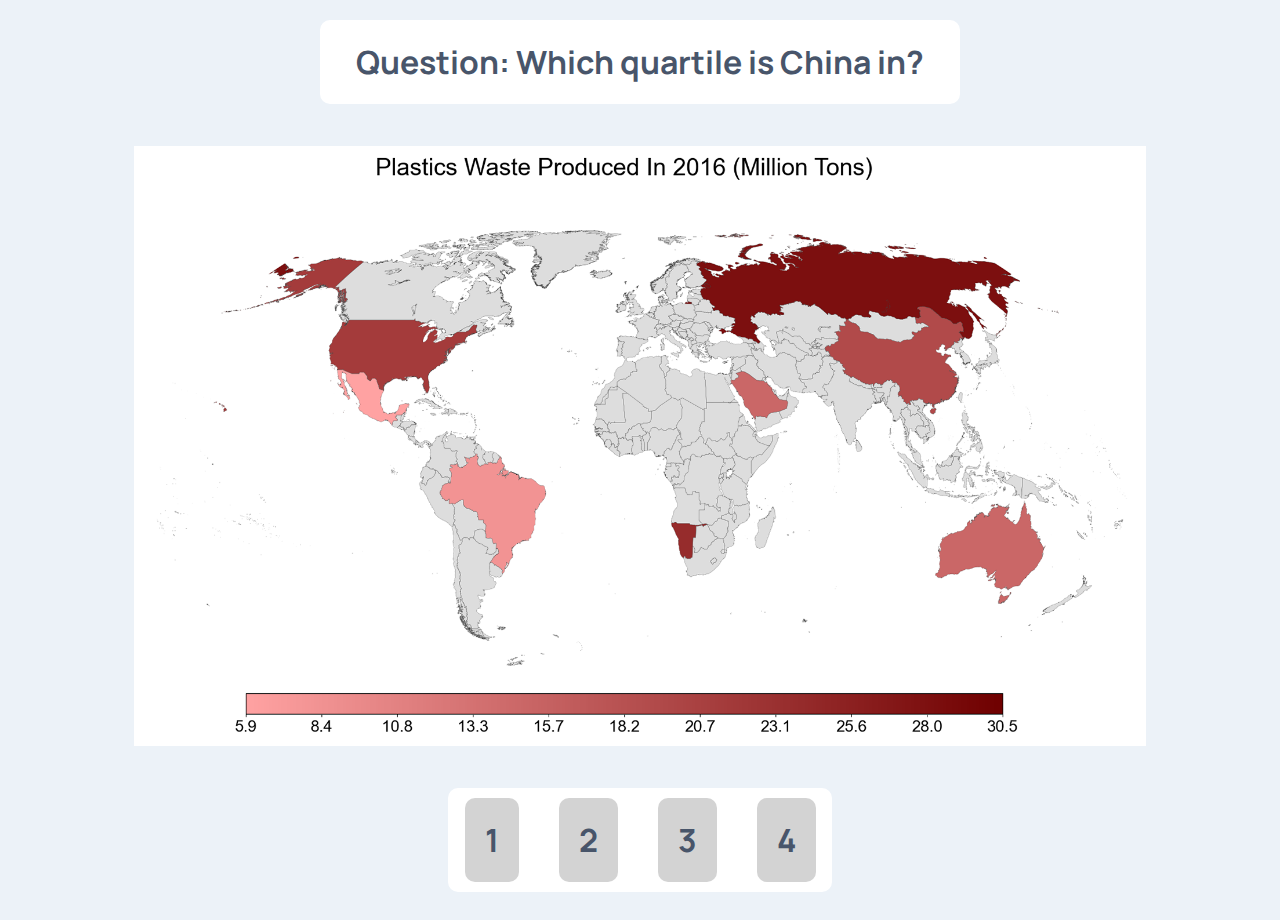
<file: index.html>
<!DOCTYPE html>
<html lang="en" dir="ltr">
  <head>
    <meta charset="utf-8">
    <link href="https://fonts.googleapis.com/css2?family=Manrope:wght@500;700&display=swap" rel="stylesheet">
    <title>Article Preview</title>
    <link rel="stylesheet" href="css/styles.css">
  </head>
  <body>
    <div class="maincontainer">
      <h1>Question: Which quartile is China in?</h1>
      
    </div>
    <br>
    <img src="img/map.png" alt="">
<br>
<div class="centered">
  <div class="button"><p>1</p></div>
  <div class="button"><p>2</p></div>
  <div class="button"><p>3</p></div>
  <div class="button"><p>4</p></div>
</div>


  </body>
</html>
</file>
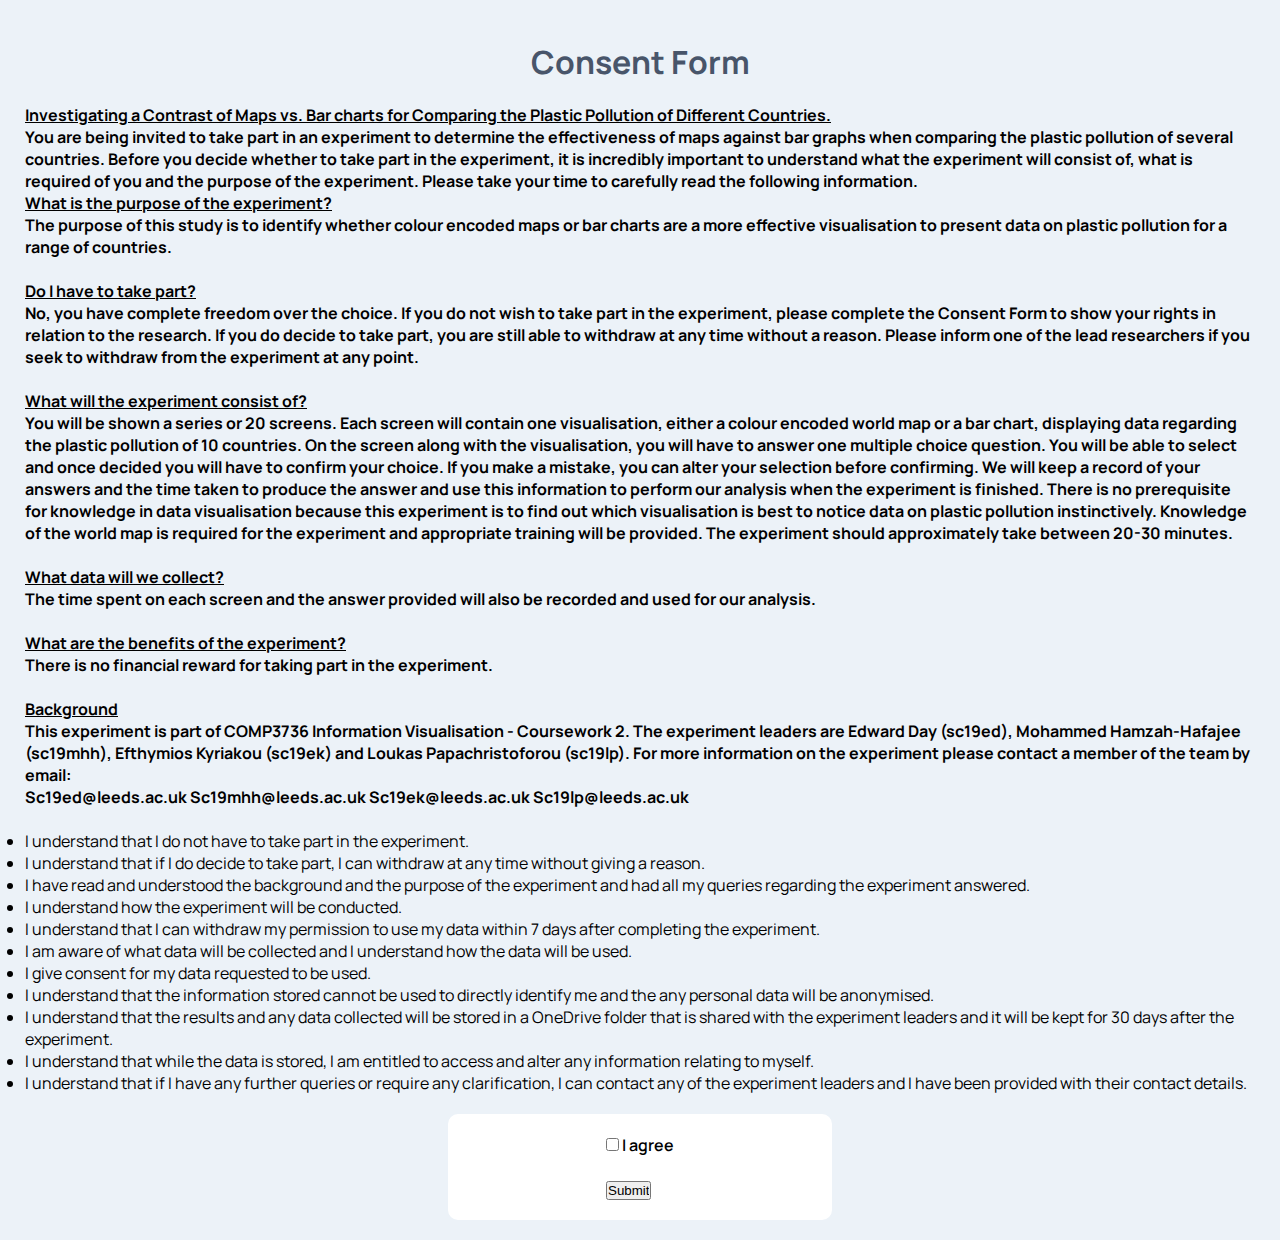
<file: index copy.html>
<!DOCTYPE html>
<html lang="en" dir="ltr">
  <head>
    <meta charset="utf-8">
    <link href="https://fonts.googleapis.com/css2?family=Manrope:wght@500;700&display=swap" rel="stylesheet">
    <title>Article Preview</title>
    <link rel="stylesheet" href="css/styles.css">
  </head>
  <body>
    <div class="centered2"><h1> Consent Form</h1></div>
    <div class="consent"><h4><u>Investigating a Contrast of Maps vs. Bar charts for Comparing the Plastic Pollution of Different Countries.</u> <br>
      You are being invited to take part in an experiment to determine the effectiveness of maps against bar graphs when comparing the plastic pollution of several countries. Before you decide whether to take part in the experiment, it is incredibly important to understand what the experiment will consist of, what is required of you and the purpose of the experiment. Please take your time to carefully read the following information. <br>
      <u>What is the purpose of the experiment?</u> <br>
       The purpose of this study is to identify whether colour encoded maps or bar charts are a more effective visualisation to present data on plastic pollution for a range of countries. 
      <br><br> <u>Do I have to take part? </u>
      <br>No, you have complete freedom over the choice. If you do not wish to take part in the experiment, please complete the Consent Form to show your rights in relation to the research. If you do decide to take part, you are still able to withdraw at any time without a reason. Please inform one of the lead researchers if you seek to withdraw from the experiment at any point. 
     <br><br> <u>What will the experiment consist of? </u>
      <br>You will be shown a series or 20 screens. Each screen will contain one visualisation, either a colour encoded world map or a bar chart, displaying data regarding the plastic pollution of 10 countries. On the screen along with the visualisation, you will have to answer one multiple choice question. You will be able to select and once decided you will have to confirm your choice. If you make a mistake, you can alter your selection before confirming. We will keep a record of your answers and the time taken to produce the answer and use this information to perform our analysis when the experiment is finished. There is no prerequisite for knowledge in data visualisation because this experiment is to find out which visualisation is best to notice data on plastic pollution instinctively. Knowledge of the world map is required for the experiment and appropriate training will be provided. The experiment should approximately take between 20-30 minutes. 
      <br><br><u>What data will we collect? </u>
      <br> The time spent on each screen and the answer provided will also be recorded and used for our analysis. 
     <br> <br> <u>What are the benefits of the experiment? </u>
      <br> There is no financial reward for taking part in the experiment. 
     <br> <br> <u>Background </u>
      <br>This experiment is part of COMP3736 Information Visualisation - Coursework 2. The experiment leaders are Edward Day (sc19ed), Mohammed Hamzah-Hafajee (sc19mhh), Efthymios Kyriakou (sc19ek) and Loukas Papachristoforou (sc19lp). For more information on the experiment please contact a member of the team by email: 
      <br>Sc19ed@leeds.ac.uk                    Sc19mhh@leeds.ac.uk                       Sc19ek@leeds.ac.uk                     Sc19lp@leeds.ac.uk </h4>
<br>
<div><ul>
<li>I understand that I do not have to take part in the experiment. </li>
<li>I understand that if I do decide to take part, I can withdraw at any time without giving a reason. </li>
<li>I have read and understood the background and the purpose of the experiment and had all my queries regarding the experiment answered. </li>
<li>I understand how the experiment will be conducted. </li>
<li>I understand that I can withdraw my permission to use my data within 7 days after completing the experiment. </li>
<li>I am aware of what data will be collected and I understand how the data will be used. </li>
<li>I give consent for my data requested to be used. </li>
<li>I understand that the information stored cannot be used to directly identify me and the any personal data will be anonymised. </li>
<li>I understand that the results and any data collected will be stored in a OneDrive folder that is shared with the experiment leaders and it will be kept for 30 days after the experiment. </li>
<li>I understand that while the data is stored, I am entitled to access and alter any information relating to myself. </li>
<li>I understand that if I have any further queries or require any clarification, I can contact any of the experiment leaders and I have been provided with their contact details. 
</li>
</ul></div> </div>
      

<div class="centered">
  <form action="/action_page.php">
    <input type="checkbox" id="vehicle3" name="vehicle3" value="Boat">
    <label for="vehicle3"> I agree</label><br><br>
    <input type="submit" value="Submit">
  </form>
</div>


  </body>
</html>
</file>
<file: css/styles.css>
*{
  margin: 0;
  padding: 0;
}
body{
  font-family: 'Manrope', sans-serif;
  background-color: hsl(210, 46%, 95%);
  align-items: center;
  min-height: 100vh;
}
img{
  height: 600px;
  margin: 0px auto 0px auto;
  display: flex;
}
.maincontainer{
  border-radius: 10px;
  background-color: white;
  width: 50%;
  max-height: 400px;
  min-width: 600px;
  margin: 20px auto 20px auto;
  overflow: hidden;
  box-shadow: 10px 10px 10px 0.8;
  display: flex;
  text-align: center;
  justify-content: center;
}
.key{
  border-radius: 10px;
  background-color: gray;
  width: 50px;
  height: 50px;
  margin: 20px;
  display: inline;
  box-shadow: 10px 10px 10px 0.8;
}
.articlecontainer{
  width: 60%;
  height: 100%;
}
h1{
  color: hsl(217, 19%, 35%);
  font-size: 2em;
  text-align: center;
  margin:20px;
  height: 25%;
  display: inline-block;
}
form{
  font-size: 1rem;
  font-family: 'Manrope', sans-serif;
  font-weight: 600;
  padding: 20px;
}
.centered {
display: flex;
justify-content: center;
border-radius: 10px;
background-color: white;
box-shadow: 10px 10px 10px 0.8;
width: 30%;
margin: 20px auto 20px auto;
}
.centered2{
  text-align: center;
  margin: 20px auto 0 auto;
}
.button{
  padding: 20px;
  background-color: lightgray;
  margin: 10px 20px;
  border-radius: 10px;
}
p{
  color: hsl(217, 19%, 35%);
  font-size: 2em;
  text-align: center;
  font-weight: 700;
}
.previewimg{
  width: 100%;
  height: 100%;
}
.aviimg{
  border-radius: 50%;
  height: 2.5em;
  width: 2.5em;
  margin-right: 20px;
  float: left;
}
.articletext{
  margin: 20px;
  color: hsl(214, 17%, 51%);
  font-size: auto;
  font-weight: 500;
}
.consent{
  margin: 0 25px;
}
.name{
color: hsl(217, 19%, 35%);
display: inline-block;
width: 45%;
}
.date{
color: hsl(212, 23%, 69%);
display: inline-block;
width: 45%;
}
.sharebtn{
  border-radius: 50%;
  height: 2.5em;
  width: 2.5em;
  background-color: hsl(217, 19%, 35%);
  position: absolute;
  right:0px;
  top: 0px;

}
.sharecontainer{
  margin: 20px;
  position: relative;
}
.sharebtn img{
  fill: white;
  margin:auto;
}
</file>
